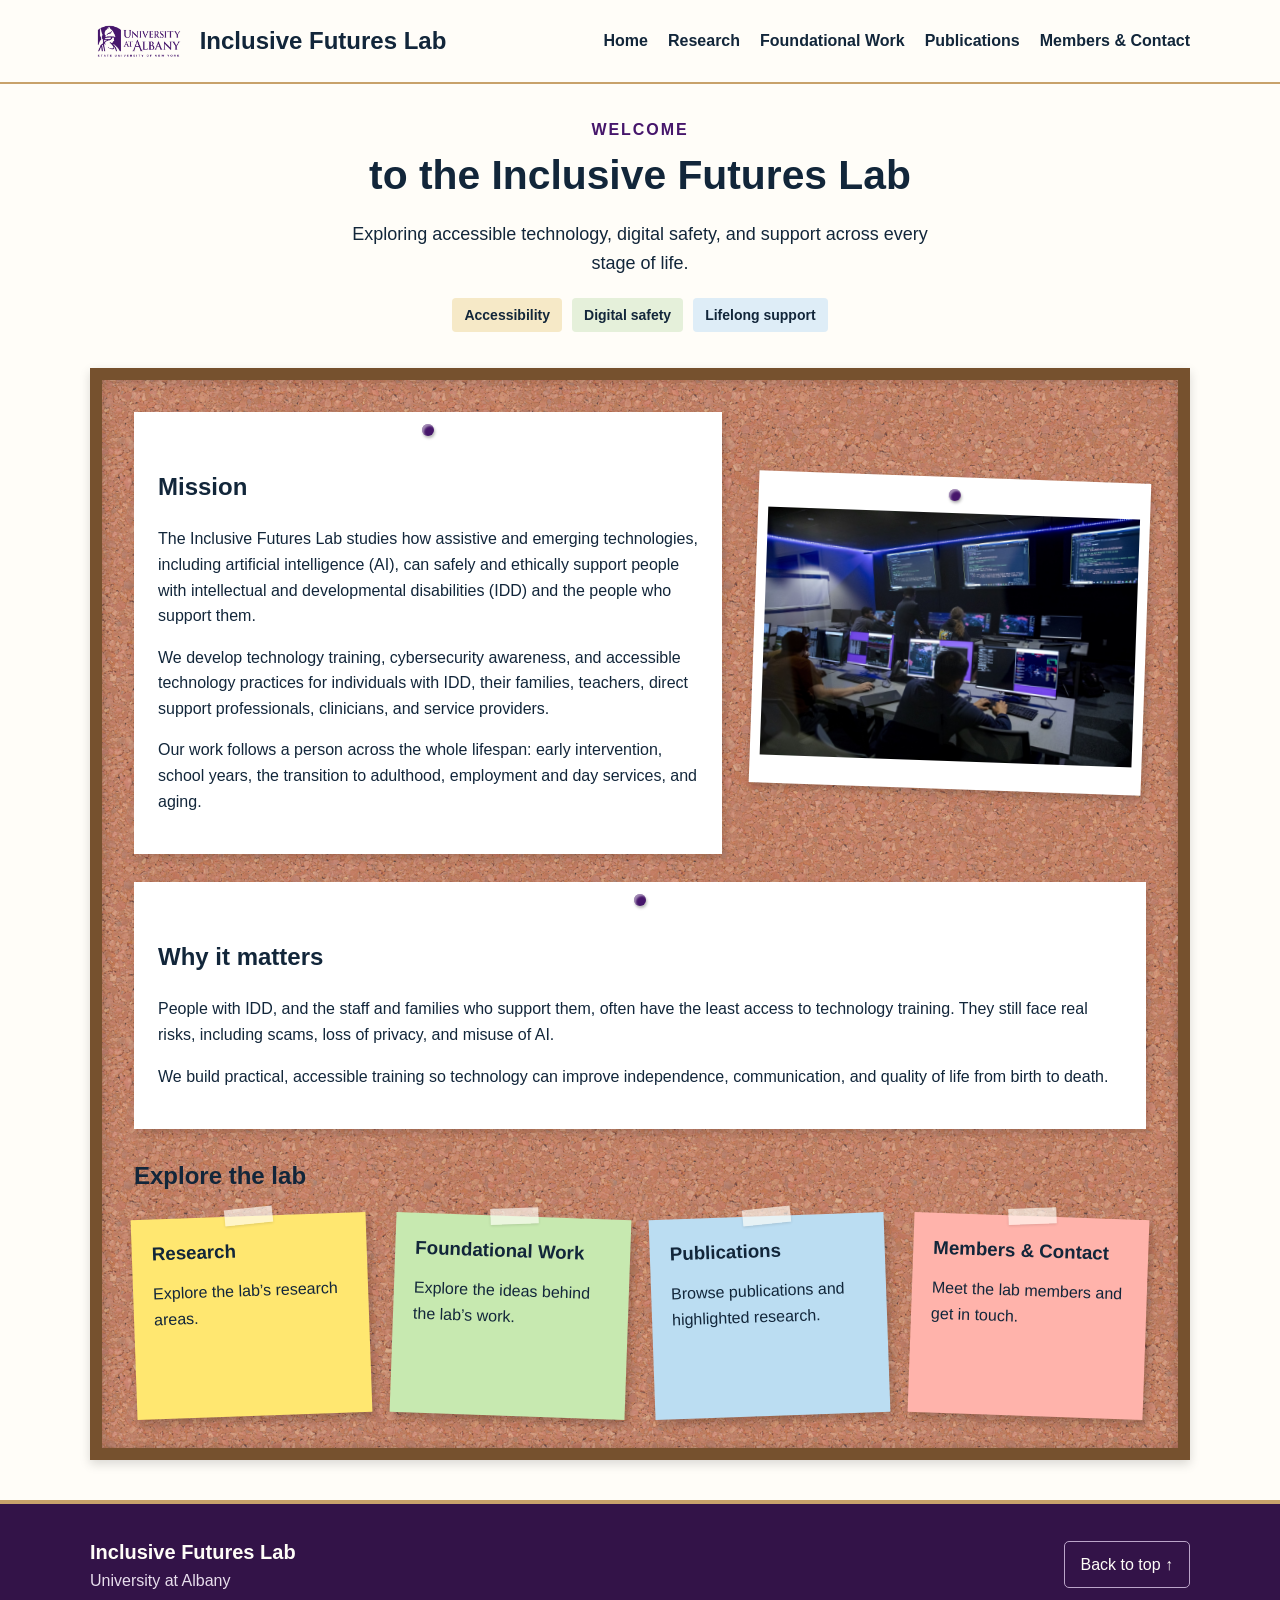
<file: index.html>
<!DOCTYPE html>
<html lang="en">
<head>
  <meta charset="utf-8">
  <meta name="viewport" content="width=device-width, initial-scale=1">

  <title>Inclusive Futures Lab | UAlbany</title>

  <meta name="description" content="The Inclusive Futures Lab researches how assistive and emerging technologies, including AI, can safely and ethically support people with intellectual and developmental disabilities and the people who support them.">

  <link rel="preconnect" href="https://fonts.googleapis.com">
  <link rel="preconnect" href="https://fonts.gstatic.com" crossorigin>
  <link href="https://fonts.googleapis.com/css2?family=Atkinson+Hyperlegible:ital,wght@0,400;0,700;1,400&display=swap" rel="stylesheet">

  <link rel="stylesheet" href="style.css">
</head>

<body>

  <!-- Header and navigation -->
  <header class="site">
    <div class="wrap">
      <a class="brand" href="index.html">
        <img class="university-logo"
             src="images/ualbany.png"
             alt="University at Albany">

        <span>Inclusive Futures Lab</span>
      </a>

      <nav aria-label="Main">
        <ul>
          <li><a href="index.html" aria-current="page"><strong>Home</strong></a></li>
          <li><a href="research.html"><strong>Research</strong></a></li>
          <li><a href="foundations.html"><strong>Foundational Work</strong></a></li>
          <li><a href="publications.html"><strong>Publications</strong></a></li>
          <li><a href="contacts.html"><strong>Members &amp; Contact</strong></a></li>
        </ul>
      </nav>
    </div>
  </header>

  <main id="main">

    <!-- Welcome introduction -->
    <section class="welcome wrap" aria-labelledby="welcome-h">
      <h1 class="welcome-title" id="welcome-h">
        <span>Welcome</span>
        <span class="welcome-lab">to the Inclusive Futures Lab</span>
      </h1>

      <p class="welcome-intro">
        Exploring accessible technology, digital safety, and support
        across every stage of life.
      </p>

      <ul class="welcome-topics" aria-label="Lab themes">
        <li>Accessibility</li>
        <li>Digital safety</li>
        <li>Lifelong support</li>
      </ul>
    </section>

    <!-- Center the entire noticeboard -->
    <div class="wrap">

      <!-- Corkboard frame starts here -->
      <div class="noticeboard">

        <!-- Mission and photo -->
        <section class="band" id="mission" aria-labelledby="mission-h">
          <div class="wrap mission-layout">

            <div class="mission-text pinned">
              <h2 id="mission-h">Mission</h2>

              <div class="body">
                <p>The Inclusive Futures Lab studies how assistive and emerging technologies, including artificial intelligence (AI), can safely and ethically support people with intellectual and developmental disabilities (IDD) and the people who support them.</p>

                <p>We develop technology training, cybersecurity awareness, and accessible technology practices for individuals with IDD, their families, teachers, direct support professionals, clinicians, and service providers.</p>

                <p>Our work follows a person across the whole lifespan: early intervention, school years, the transition to adulthood, employment and day services, and aging.</p>
              </div>
            </div>

            <!-- The figure holds the photo frame and decorative pin -->
            <figure class="mission-photo-card pinned">
              <img class="mission-photo"
                   src="images/lab.jpg"
                   alt="People working at computers in a cybersecurity lab">
            </figure>

          </div>
        </section>

        <!-- Why it matters -->
        <section class="band why" id="why" aria-labelledby="why-h">
          <div class="wrap pinned">
            <h2 id="why-h">Why it matters</h2>

            <div class="body">
              <p>People with IDD, and the staff and families who support them, often have the least access to technology training. They still face real risks, including scams, loss of privacy, and misuse of AI.</p>

              <p>We build practical, accessible training so technology can improve independence, communication, and quality of life from birth to death.</p>
            </div>
          </div>
        </section>

        <!-- Post-it navigation -->
        <section class="wrap" aria-labelledby="explore-h">
          <h2 id="explore-h">Explore the lab</h2>

          <div class="home-board">

            <a class="post-it yellow" href="research.html">
              <h3>Research</h3>
              <p>Explore the lab’s research areas.</p>
            </a>

            <a class="post-it green" href="foundations.html">
              <h3>Foundational Work</h3>
              <p>Explore the ideas behind the lab’s work.</p>
            </a>

            <a class="post-it blue" href="publications.html">
              <h3>Publications</h3>
              <p>Browse publications and highlighted research.</p>
            </a>

            <a class="post-it red" href="contacts.html">
              <h3>Members &amp; Contact</h3>
              <p>Meet the lab members and get in touch.</p>
            </a>

          </div>
        </section>

      </div>
      <!-- Corkboard frame ends here -->

    </div>

  </main>

  <!-- Footer -->
  <footer class="site-footer" id="contact">
    <div class="wrap">
      <div>
        <p class="footer-name">Inclusive Futures Lab</p>
        <p class="footer-university">University at Albany</p>
      </div>

      <a class="back-to-top" href="#">Back to top ↑</a>
    </div>
  </footer>

</body>
</html>
</file>
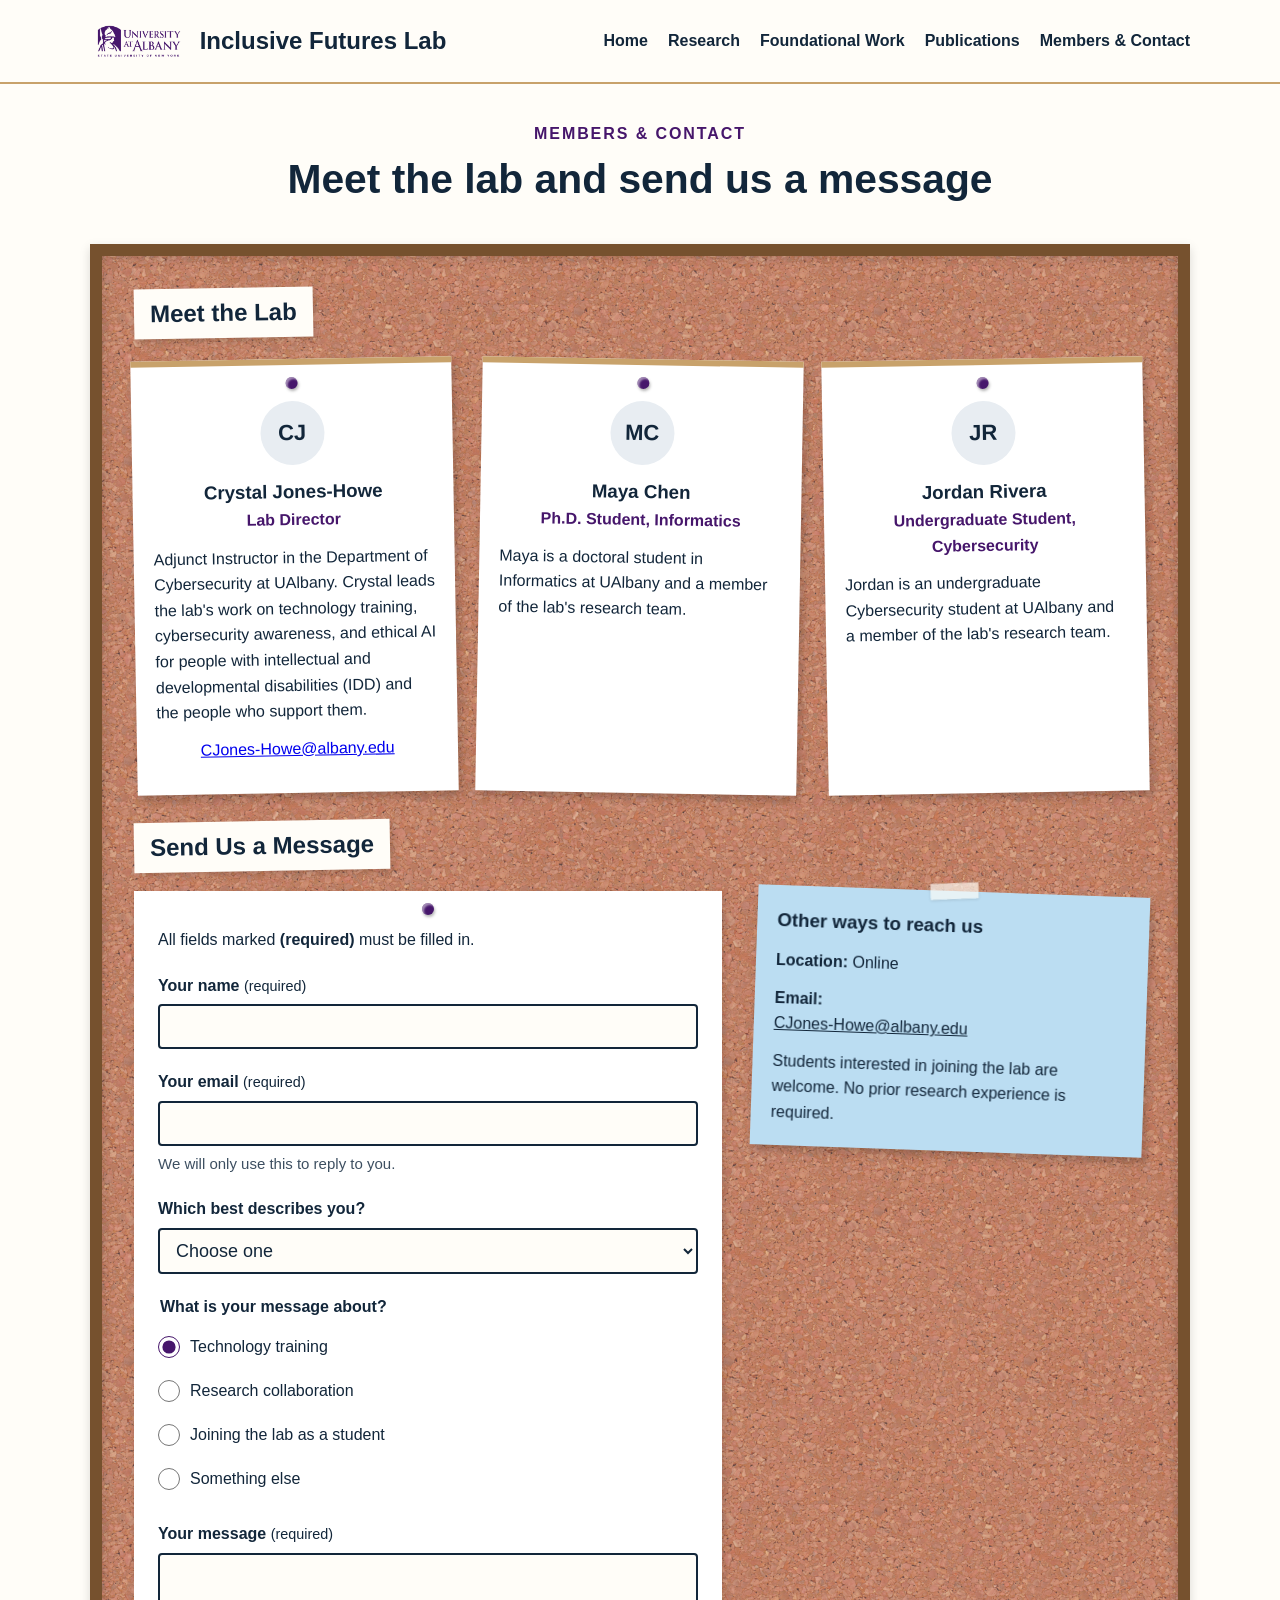
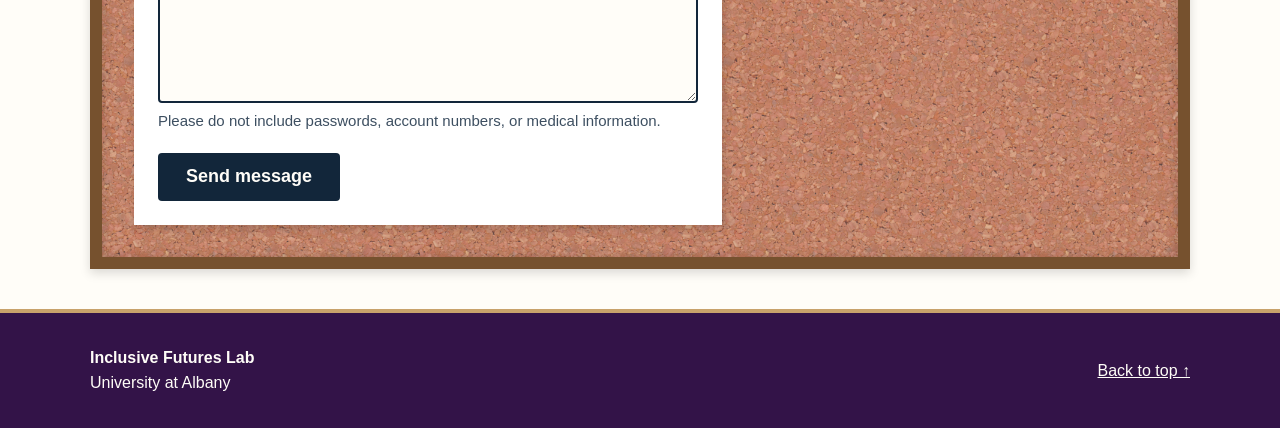
<file: contacts.html>
<!DOCTYPE html>
<html lang="en">
<head>
  <meta charset="utf-8">
  <meta name="viewport" content="width=device-width, initial-scale=1">

  <title>Members &amp; Contact | Inclusive Futures Lab</title>

  <meta name="description" content="Meet the Inclusive Futures Lab members and contact the lab.">

  <link rel="preconnect" href="https://fonts.googleapis.com">
  <link rel="preconnect" href="https://fonts.gstatic.com" crossorigin>
  <link href="https://fonts.googleapis.com/css2?family=Atkinson+Hyperlegible:ital,wght@0,400;0,700;1,400&display=swap" rel="stylesheet">

  <link rel="stylesheet" href="style.css">
</head>

<body>

  <!-- Header and navigation -->
  <header class="site">
    <div class="wrap">
      <a class="brand" href="index.html">
        <img class="university-logo"
             src="images/ualbany.png"
             alt="University at Albany">

        <span>Inclusive Futures Lab</span>
      </a>

      <nav aria-label="Main">
        <ul>
          <li><a href="index.html"><strong>Home</strong></a></li>
          <li><a href="research.html"><strong>Research</strong></a></li>
          <li><a href="foundations.html"><strong>Foundational Work</strong></a></li>
          <li><a href="publications.html"><strong>Publications</strong></a></li>
          <li><a href="contacts.html" aria-current="page"><strong>Members &amp; Contact</strong></a></li>
        </ul>
      </nav>
    </div>
  </header>

  <main id="main">

    <h1 class="welcome-title">
      <span>Members &amp; Contact</span>
      <span class="welcome-lab">Meet the lab and send us a message</span>
    </h1>

    <!-- Center the entire noticeboard -->
    <div class="wrap">

      <!-- Corkboard frame starts here -->
      <div class="noticeboard">

        <!-- Lab member bios -->
        <section id="team" aria-labelledby="team-heading">
          <h2 id="team-heading" class="board-label">Meet the Lab</h2>

          <div class="bio-board">

            <article class="bio-card">
              <div class="bio-initials" aria-hidden="true">CJ</div>
              <h3>Crystal Jones-Howe</h3>
              <p class="bio-role">Lab Director</p>
              <p>Adjunct Instructor in the Department of Cybersecurity at UAlbany. Crystal leads the lab's work on technology training, cybersecurity awareness, and ethical AI for people with intellectual and developmental disabilities (IDD) and the people who support them.</p>
              <p class="bio-email">
                <a href="mailto:CJones-Howe@albany.edu">CJones-Howe@albany.edu</a>
              </p>
            </article>

            <article class="bio-card">
              <div class="bio-initials" aria-hidden="true">MC</div>
              <h3>Maya Chen</h3>
              <p class="bio-role">Ph.D. Student, Informatics</p>
              <p>Maya is a doctoral student in Informatics at UAlbany and a member of the lab's research team.</p>
            </article>

            <article class="bio-card">
              <div class="bio-initials" aria-hidden="true">JR</div>
              <h3>Jordan Rivera</h3>
              <p class="bio-role">Undergraduate Student, Cybersecurity</p>
              <p>Jordan is an undergraduate Cybersecurity student at UAlbany and a member of the lab's research team.</p>
            </article>

          </div>
        </section>

        <!-- Contact form and contact details -->
        <section id="message" aria-labelledby="message-heading">
          <h2 id="message-heading" class="board-label">Send Us a Message</h2>

          <div class="contact-layout">

            <!-- Opens the visitor's email app; replace action with a form service if the site gets one -->
            <form class="contact-paper"
                  action="mailto:CJones-Howe@albany.edu"
                  method="post"
                  enctype="text/plain">

              <p class="form-note">All fields marked <strong>(required)</strong> must be filled in.</p>

              <div class="field">
                <label for="name">Your name <span class="req">(required)</span></label>
                <input type="text" id="name" name="name" autocomplete="name" required>
              </div>

              <div class="field">
                <label for="email">Your email <span class="req">(required)</span></label>
                <input type="email" id="email" name="email" autocomplete="email"
                       aria-describedby="email-hint" required>
                <p class="hint" id="email-hint">We will only use this to reply to you.</p>
              </div>

              <div class="field">
                <label for="role">Which best describes you?</label>
                <select id="role" name="role">
                  <option value="">Choose one</option>
                  <option>Person with IDD</option>
                  <option>Family member</option>
                  <option>Teacher</option>
                  <option>Direct support professional</option>
                  <option>Clinician or service provider</option>
                  <option>Student</option>
                  <option>Researcher or partner organization</option>
                  <option>Other</option>
                </select>
              </div>

              <fieldset class="field">
                <legend>What is your message about?</legend>
                <div class="choice">
                  <input type="radio" id="topic-training" name="topic" value="Technology training" checked>
                  <label for="topic-training">Technology training</label>
                </div>
                <div class="choice">
                  <input type="radio" id="topic-research" name="topic" value="Research collaboration">
                  <label for="topic-research">Research collaboration</label>
                </div>
                <div class="choice">
                  <input type="radio" id="topic-students" name="topic" value="Joining the lab as a student">
                  <label for="topic-students">Joining the lab as a student</label>
                </div>
                <div class="choice">
                  <input type="radio" id="topic-other" name="topic" value="Something else">
                  <label for="topic-other">Something else</label>
                </div>
              </fieldset>

              <div class="field">
                <label for="message-text">Your message <span class="req">(required)</span></label>
                <textarea id="message-text" name="message" rows="6"
                          aria-describedby="message-hint" required></textarea>
                <p class="hint" id="message-hint">Please do not include passwords, account numbers, or medical information.</p>
              </div>

              <button type="submit" class="send-button">Send message</button>
            </form>

            <!-- Contact details on a post-it -->
            <aside class="post-it blue contact-card" aria-labelledby="details-heading">
              <h3 id="details-heading">Other ways to reach us</h3>
              <p><strong>Location:</strong> Online</p>
              <p><strong>Email:</strong><br>
                <a href="mailto:CJones-Howe@albany.edu">CJones-Howe@albany.edu</a>
              </p>
              <p>Students interested in joining the lab are welcome. No prior research experience is required.</p>
            </aside>

          </div>
        </section>

      </div>
      <!-- Corkboard frame ends here -->

    </div>

  </main>

  <!-- Footer -->
  <footer class="site-footer">
    <div class="wrap">
      <p>
        <strong>Inclusive Futures Lab</strong><br>
        University at Albany
      </p>
      <a href="#">Back to top ↑</a>
    </div>
  </footer>

</body>
</html>
</file>
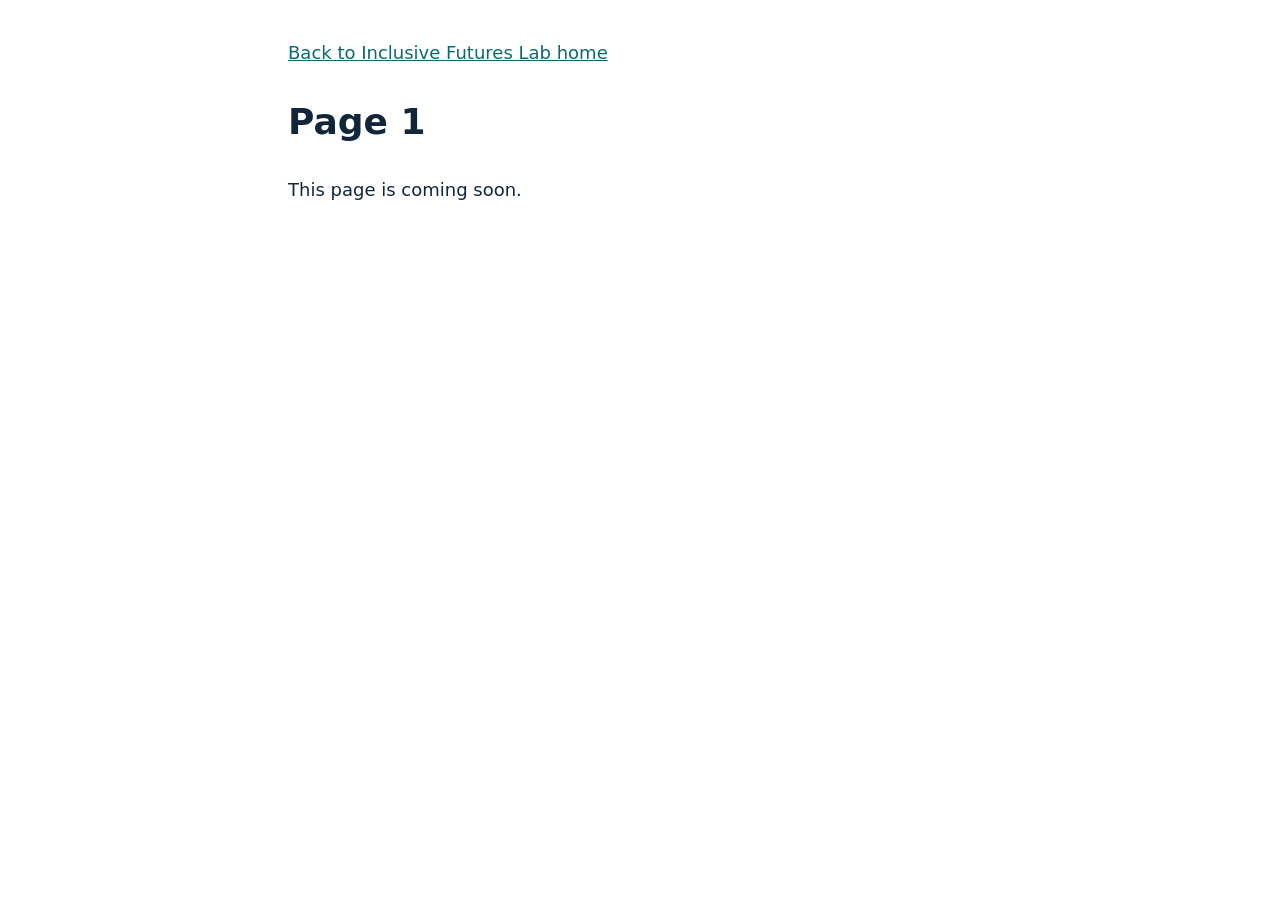
<file: foundations.html>
<!DOCTYPE html>
<html lang="en">
<head>
  <meta charset="utf-8">
  <meta name="viewport" content="width=device-width, initial-scale=1">
  <title>Page 1 | Inclusive Futures Lab</title>
  <style>
    body { font-family: system-ui, sans-serif; font-size: 1.125rem; line-height: 1.65; max-width: 44rem; margin: 0 auto; padding: 1.25rem; color: #12263a; }
    a { color: #0a6b6f; }
    :focus-visible { outline: 3px solid #ffc533; outline-offset: 3px; }
  </style>
</head>
<body>
  <p><a href="index.html">Back to Inclusive Futures Lab home</a></p>
  <main>
    <h1>Page 1</h1>
    <p>This page is coming soon.</p>
  </main>
</body>
</html>
</file>
<file: style.css>
/* General page appearance */
body {
    margin: 0;
    font-family: Arial, sans-serif;
    background-color: #FFFDF8;
    color: #12263A;
    line-height: 1.6;
}

/* Main content */
.wrap {
    max-width: 1100px;
    margin: 0 auto;
    padding: 0 24px;
}

/* Mission text and photo */
.mission-layout {
    display: grid;
    grid-template-columns: minmax(0, 3fr) minmax(0, 2fr);
    gap: 32px;
    align-items: center;
}

.mission-photo {
    display: block;
    box-sizing: border-box;
    width: 100%;
    height: auto;

    border: 10px solid #FFFFFF;
    border-bottom-width: 32px;
    border-radius: 0;

    box-shadow: 2px 4px 8px rgba(0, 0, 0, 0.2);
    transform: rotate(2deg);
}

/* The figure holds the white frame and leaves room for its pin */
.mission-photo-card {
    margin: 0;
    padding: 36px 10px 28px;
    background-color: #FFFFFF;
    box-shadow: 2px 4px 8px rgba(0, 0, 0, 0.2);
    transform: rotate(2deg);
}

/* Avoid adding a second frame or tilt to the image inside */
.mission-photo-card .mission-photo {
    border: 0;
    border-radius: 0;
    box-shadow: none;
    transform: none;
}

.mission-text {
    background-color: #E8EDF2;
    color: #12263A;
    text-align: center;
    border-radius: 15px;
}


/* Header and navigation */
header.site {
    position: sticky;
    top: 0;
    z-index: 100;
    background-color: #FFFDF8;
    padding: 16px 0;
    border-bottom: 2px solid #C8A26B;
}

/* Arrange the header contents */
header.site .wrap {
    display: flex;
    justify-content: space-between;
    align-items: center;
    flex-wrap: wrap;
    gap: 20px;
}

/* Lab name */
.brand {
    display: inline-flex;
    align-items: center;
    gap: 12px;
    font-size: 24px;
    font-weight: bold;
    color: #12263A;
    text-decoration: none;
}

.university-logo {
    display: block;
    height: 50px;
    width: auto;
}

/* Arrange the navigation links */
header.site nav ul {
    display: flex;
    flex-wrap: wrap;
    gap: 20px;
    list-style: none;
    margin: 0;
    padding: 0;
}

/* Navigation link appearance */
header.site nav a {
    color: #12263A;
    text-decoration: none;
}

/* Highlight links when hovered or focused */
header.site nav a:hover,
header.site nav a:focus-visible {
    text-decoration: underline;
}


/* Homepage introduction */

/* Space above and below the welcome content */
.welcome {
    padding-top: 36px;
    padding-bottom: 36px;
    text-align: center;
}

.welcome-title {
    margin: 40px 0;
    text-align: center;
    font-size: clamp(32px, 5vw, 48px);
    line-height: 1.2;
}

.welcome .welcome-title {
    margin: 0;
}

/* Animate the two heading lines */
.welcome-title span {
    display: block;
    animation: welcome-in 0.8s ease-out both;
}

/* Style the first line: "Welcome" */
.welcome-title > span:first-child {
    color: #46166B;
    font-size: 16px;
    letter-spacing: 0.12em;
    text-transform: uppercase;
}

/* Delay the lab name until after "Welcome" appears */
.welcome-title .welcome-lab {
    margin-top: 12px;
    font-size: 0.85em;
    animation-delay: 0.8s;
}

/* Limit the paragraph width for easier reading */
.welcome-intro {
    max-width: 620px;
    margin: 20px auto;
    font-size: 18px;
}

/* Arrange the topic labels and let them wrap on phones */
.welcome-topics {
    display: flex;
    flex-wrap: wrap;
    justify-content: center;
    gap: 10px;
    margin: 0;
    padding: 0;
    list-style: none;
}

.welcome-topics li {
    padding: 6px 12px;
    background-color: #F6E9C7;
    border-radius: 4px;
    font-size: 14px;
    font-weight: bold;
}

.welcome-topics li:nth-child(2) {
    background-color: #E5F0DA;
}

.welcome-topics li:nth-child(3) {
    background-color: #DEEDF7;
}

@keyframes welcome-in {
    from {
        opacity: 0;
        transform: translateY(12px);
    }

    to {
        opacity: 1;
        transform: translateY(0);
    }
}

/* Show the heading immediately for reduced-motion settings */
@media (prefers-reduced-motion: reduce) {
    .welcome-title span {
        animation: none;
    }
}


/* Corkboard and post-it links */

/* One large corkboard around the homepage content */
.noticeboard {
    padding: 32px;

    background-color: #C8A26B;
    background-image: url("images/cork.png");
    background-repeat: repeat;
    background-size: 300px 300px;

    border: 12px solid #76512E;

    box-shadow:
        inset 0 0 12px rgba(0, 0, 0, 0.2),
        0 4px 10px rgba(0, 0, 0, 0.15);
}

/* Inner sections use the outer board's spacing */
.noticeboard .wrap {
    max-width: none;
    padding: 0;
}

/* Space between the sections */
.noticeboard > section + section {
    margin-top: 28px;
}

/* Paper backgrounds to keep the text readable */
.noticeboard .mission-text,
.noticeboard #why .wrap {
    background-color: #FFFFFF;
    padding: 24px;
    text-align: left;
    border-radius: 0;
    box-shadow: 2px 4px 8px rgba(0, 0, 0, 0.15);
}

/* Leave space for the Mission pin and keep its text straight */
.noticeboard .mission-text {
    position: relative;
    padding-top: 36px;
    transform: none;
}

/* Leave space for the Why it matters pin */
.noticeboard #why .wrap {
    padding-top: 36px;
}

/* Each pinned element becomes the reference point for its pin */
.noticeboard .pinned {
    position: relative;
}

/* Draw the same decorative pin on all three pieces */
.noticeboard .pinned::before {
    content: "";
    position: absolute;
    top: 12px;
    left: 50%;
    z-index: 1;

    width: 12px;
    height: 12px;
    background-color: #46166B;
    border-radius: 50%;

    /* Center the pin horizontally */
    transform: translateX(-50%);

    /* Add depth and a small highlight */
    box-shadow:
        1px 2px 3px rgba(0, 0, 0, 0.3),
        inset 2px 2px 2px rgba(255, 255, 255, 0.5);
}

/* Arrange the four post-it links */
.home-board {
    display: grid;
    grid-template-columns: repeat(auto-fit, minmax(160px, 1fr));
    gap: 24px;
}

/* Individual post-it */
.post-it {
    display: block;
    box-sizing: border-box;
    width: 100%;
    max-width: 100%;
    min-height: 200px;
    padding: 20px;
    background-color: #FFE770;
    color: #12263A;
    text-decoration: none;
    box-shadow: 3px 5px 8px rgba(0, 0, 0, 0.2);
    transform: rotate(-2deg);
    position: relative;
}

/* Tape across the top of each note */
.post-it::before {
    content: "";
    position: absolute;
    top: -8px;
    left: 50%;

    width: 48px;
    height: 16px;
    background-color: rgba(255, 253, 248, 0.65);

    transform: translateX(-50%) rotate(-4deg);
    box-shadow: 0 1px 3px rgba(0, 0, 0, 0.12);
}

/* Text spacing inside the note */
.post-it h3 {
    margin: 0 0 12px;
}

.post-it p {
    margin: 0;
}

/* Tilt every other note in the opposite direction */
.post-it:nth-child(even) {
    transform: rotate(2deg);
}

/* Straighten the note when hovered or focused */
.post-it:hover,
.post-it:focus-visible {
    transform: rotate(0deg);
}

.post-it:focus-visible {
    outline: 3px solid #12263A;
    outline-offset: 4px;
}

/* Individual post-it colors */
.post-it.yellow {
    background-color: #FFE770;
}

.post-it.red {
    background-color: #FFB3AB;
}

.post-it.green {
    background-color: #C7E9B0;
}

.post-it.blue {
    background-color: #BBDDF2;
}


/* Footer */
.site-footer {
    margin-top: 40px;
    padding: 32px 0;
    background-color: #331348;
    border-top: 4px solid #C8A26B;
    color: #FFFDF8;
}

/* Arrange the lab information and return link */
.site-footer .wrap {
    display: flex;
    justify-content: space-between;
    align-items: center;
    flex-wrap: wrap;
    gap: 16px;
}

.site-footer p {
    margin: 0;
}

.site-footer a {
    color: inherit;
}

.footer-name {
    font-size: 20px;
    font-weight: bold;
}

.footer-university {
    color: #E8DEED;
}

/* Make the return link look like an outlined button */
.back-to-top {
    display: inline-block;
    padding: 10px 16px;
    border: 1px solid #BBA5C9;
    border-radius: 5px;
    text-decoration: none;
}

/* Give mouse and keyboard users visible feedback */
.site-footer .back-to-top:hover,
.site-footer .back-to-top:focus-visible {
    background-color: #FFFDF8;
    color: #331348;
    text-decoration: underline;
}


/* Mobile adjustments */

/* Stack the text and photo on smaller screens */
@media (max-width: 750px) {
    .mission-layout {
        grid-template-columns: 1fr;
    }
}


/* Contact Us page */

/* Paper labels for section headings on the corkboard */
.board-label {
    display: inline-block;
    margin: 0 0 20px;
    padding: 6px 16px;
    background-color: #FFFDF8;
    color: #12263A;
    font-size: 24px;
    box-shadow: 2px 3px 6px rgba(0, 0, 0, 0.15);
    transform: rotate(-1deg);
}

/* Arrange the bio cards */
.bio-board {
    display: grid;
    grid-template-columns: repeat(auto-fit, minmax(220px, 1fr));
    gap: 24px;
}

/* Individual bio card (index card) */
.bio-card {
    position: relative;
    box-sizing: border-box;
    padding: 36px 20px 20px;
    background-color: #FFFFFF;
    border-top: 6px solid #C8A26B;
    box-shadow: 3px 5px 8px rgba(0, 0, 0, 0.2);
    transform: rotate(-1deg);
}

/* Tilt every other card in the opposite direction */
.bio-card:nth-child(even) {
    transform: rotate(1deg);
}

/* Pin on each card */
.bio-card::before {
    content: "";
    position: absolute;
    top: 12px;
    left: 50%;

    width: 12px;
    height: 12px;
    background-color: #46166B;
    border-radius: 50%;

    transform: translateX(-50%);

    box-shadow:
        1px 2px 3px rgba(0, 0, 0, 0.3),
        inset 2px 2px 2px rgba(255, 255, 255, 0.5);
}

/* Initials circle in place of a photo */
.bio-initials {
    display: flex;
    align-items: center;
    justify-content: center;
    width: 64px;
    height: 64px;
    margin: 0 auto 12px;
    background-color: #E8EDF2;
    color: #12263A;
    border-radius: 50%;
    font-size: 22px;
    font-weight: bold;
}

.bio-card h3 {
    margin: 0;
    text-align: center;
}

.bio-role {
    margin: 4px 0 12px;
    text-align: center;
    font-weight: bold;
    color: #46166B;
}

.bio-card p {
    margin: 0 0 12px;
}

.bio-email {
    text-align: center;
    overflow-wrap: anywhere;
}

/* Form and contact post-it side by side */
.contact-layout {
    display: grid;
    grid-template-columns: minmax(0, 3fr) minmax(0, 2fr);
    gap: 32px;
    align-items: start;
}

/* Paper behind the form */
.contact-paper {
    position: relative;
    padding: 36px 24px 24px;
    background-color: #FFFFFF;
    box-shadow: 2px 4px 8px rgba(0, 0, 0, 0.15);
}

/* Pin on the form paper */
.contact-paper::before {
    content: "";
    position: absolute;
    top: 12px;
    left: 50%;

    width: 12px;
    height: 12px;
    background-color: #46166B;
    border-radius: 50%;

    transform: translateX(-50%);

    box-shadow:
        1px 2px 3px rgba(0, 0, 0, 0.3),
        inset 2px 2px 2px rgba(255, 255, 255, 0.5);
}

.form-note {
    margin: 0 0 20px;
}

/* Space between form fields */
.field {
    margin: 0 0 20px;
}

/* Labels sit above their fields */
.field > label,
.field legend {
    display: block;
    margin-bottom: 6px;
    font-weight: bold;
}

.req {
    font-weight: normal;
    font-size: 0.9em;
}

/* Text boxes, dropdown and message box */
.field input[type="text"],
.field input[type="email"],
.field select,
.field textarea {
    display: block;
    box-sizing: border-box;
    width: 100%;
    min-height: 44px;
    padding: 10px 12px;
    font-family: inherit;
    font-size: 18px;
    color: #12263A;
    background-color: #FFFDF8;
    border: 2px solid #12263A;
    border-radius: 4px;
}

.field textarea {
    resize: vertical;
}

/* Clear focus ring on every field */
.field input:focus-visible,
.field select:focus-visible,
.field textarea:focus-visible,
.send-button:focus-visible {
    outline: 3px solid #46166B;
    outline-offset: 2px;
}

/* Helper text under a field */
.hint {
    margin: 6px 0 0;
    font-size: 15px;
    color: #3D4F61;
}

/* Radio button group */
fieldset.field {
    border: 0;
    padding: 0;
}

.choice {
    display: flex;
    align-items: center;
    gap: 10px;
    min-height: 44px;
}

.choice input {
    width: 22px;
    height: 22px;
    margin: 0;
    accent-color: #46166B;
}

/* Send button */
.send-button {
    min-height: 48px;
    padding: 12px 28px;
    font-family: inherit;
    font-size: 18px;
    font-weight: bold;
    color: #FFFDF8;
    background-color: #12263A;
    border: 0;
    border-radius: 4px;
    cursor: pointer;
}

.send-button:hover {
    background-color: #46166B;
}

/* Contact details post-it */
.contact-card {
    min-height: 0;
}

.contact-card p + p {
    margin-top: 12px;
}

.contact-card a {
    color: #12263A;
    overflow-wrap: anywhere;
}

/* Stack the form and post-it on smaller screens */
@media (max-width: 750px) {
    .contact-layout {
        grid-template-columns: 1fr;
    }
}

/* Keep cards still for reduced-motion settings */
@media (prefers-reduced-motion: reduce) {
    .bio-card,
    .bio-card:nth-child(even),
    .board-label {
        transform: none;
    }
}
</file>
